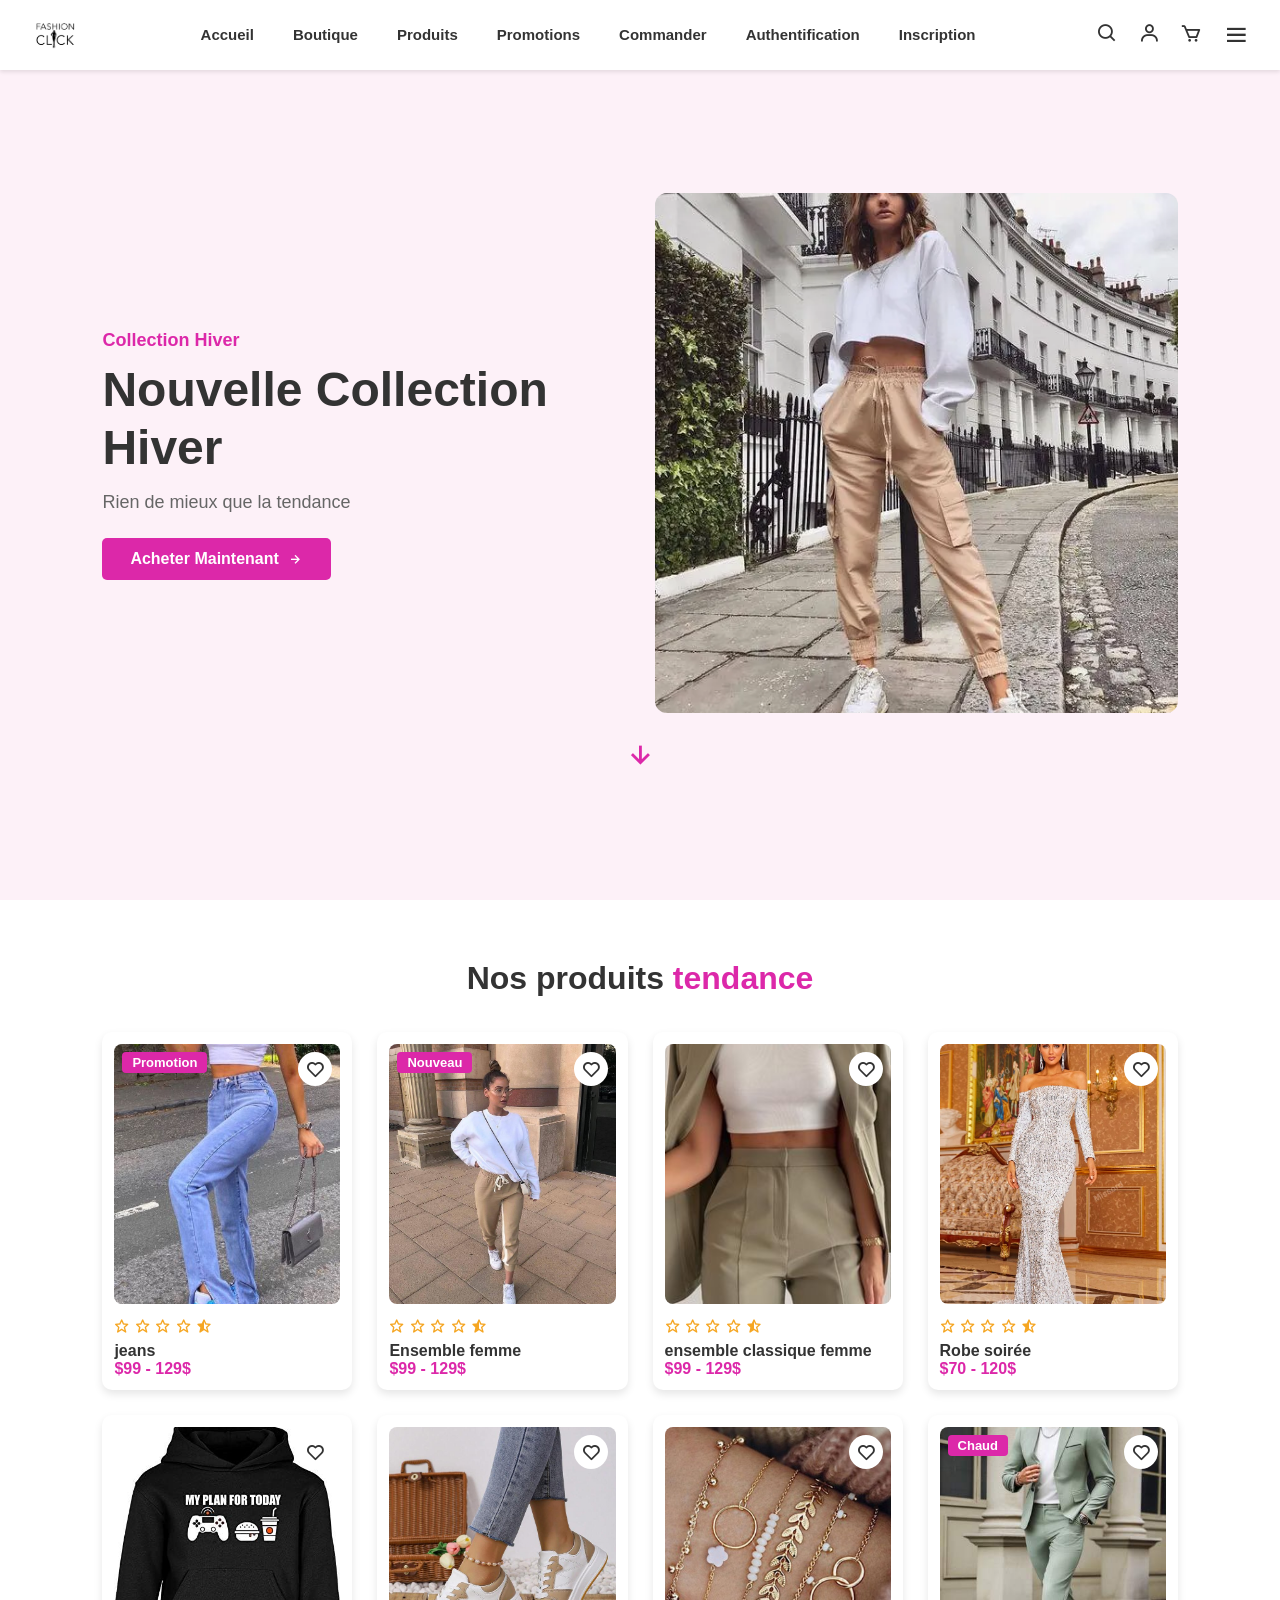
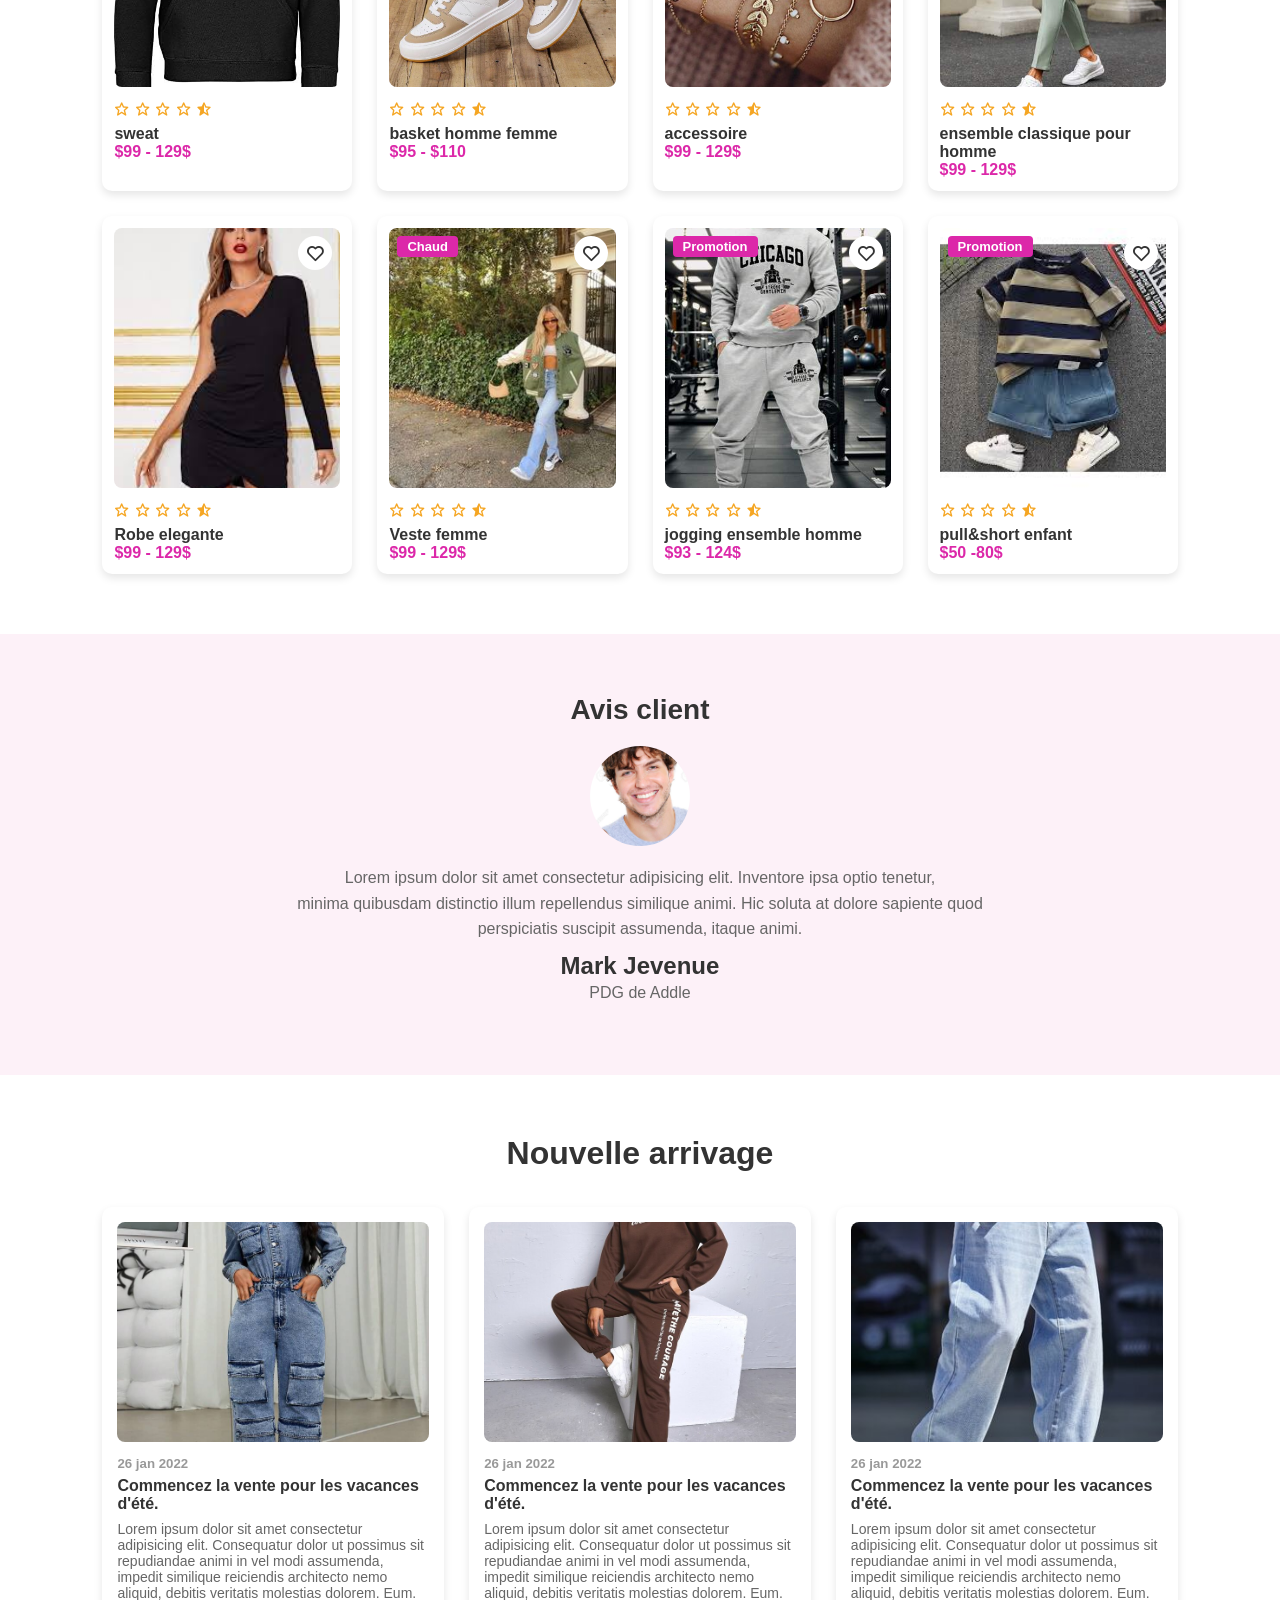
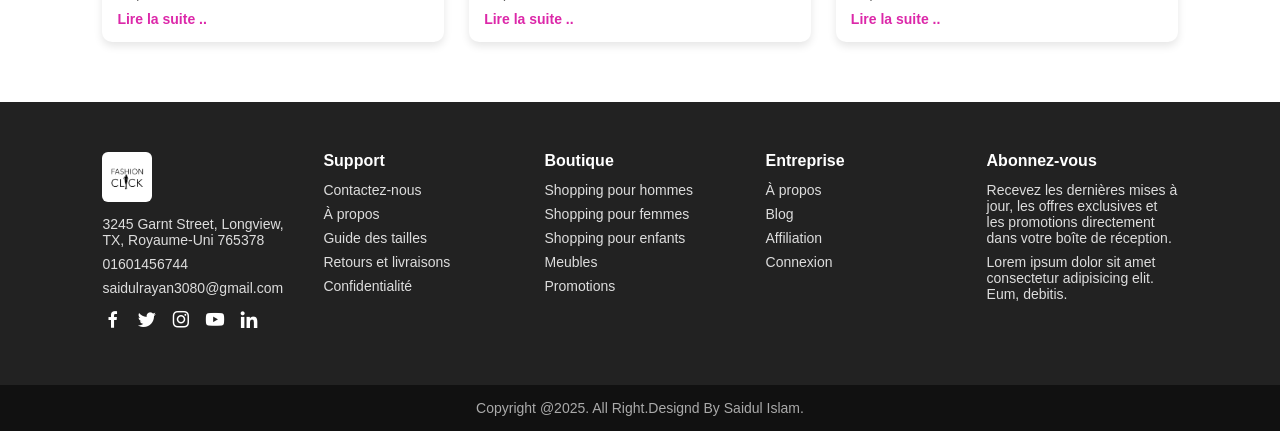
<file: index.html>
<!DOCTYPE html>
<html lang="fr">
<head>
  <meta charset="UTF-8">
  <meta http-equiv="refresh" content="0; url=pageaccueil.html">
  <title>FASHION CLICK</title>
</head>
<body>
  <a href="pageaccueil.html">Entrer dans le site</a>
</body>
</html>
</file>
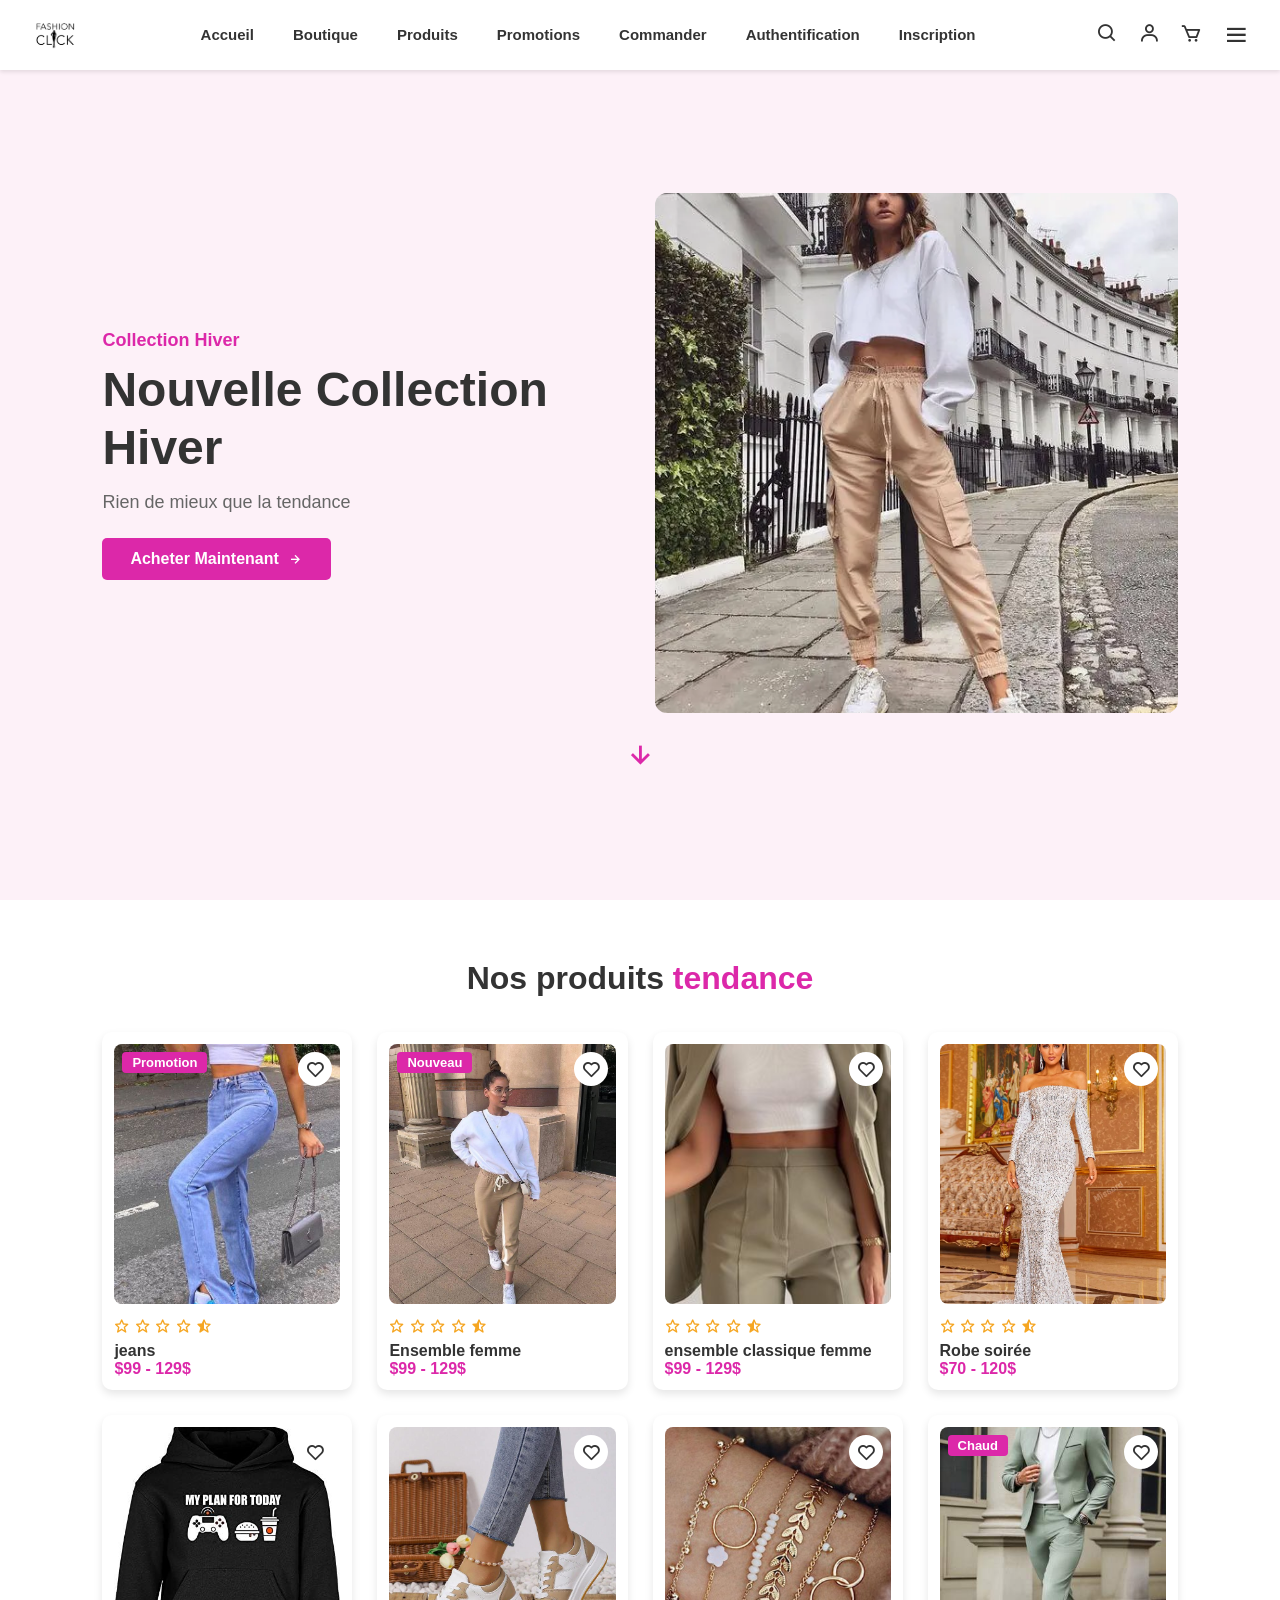
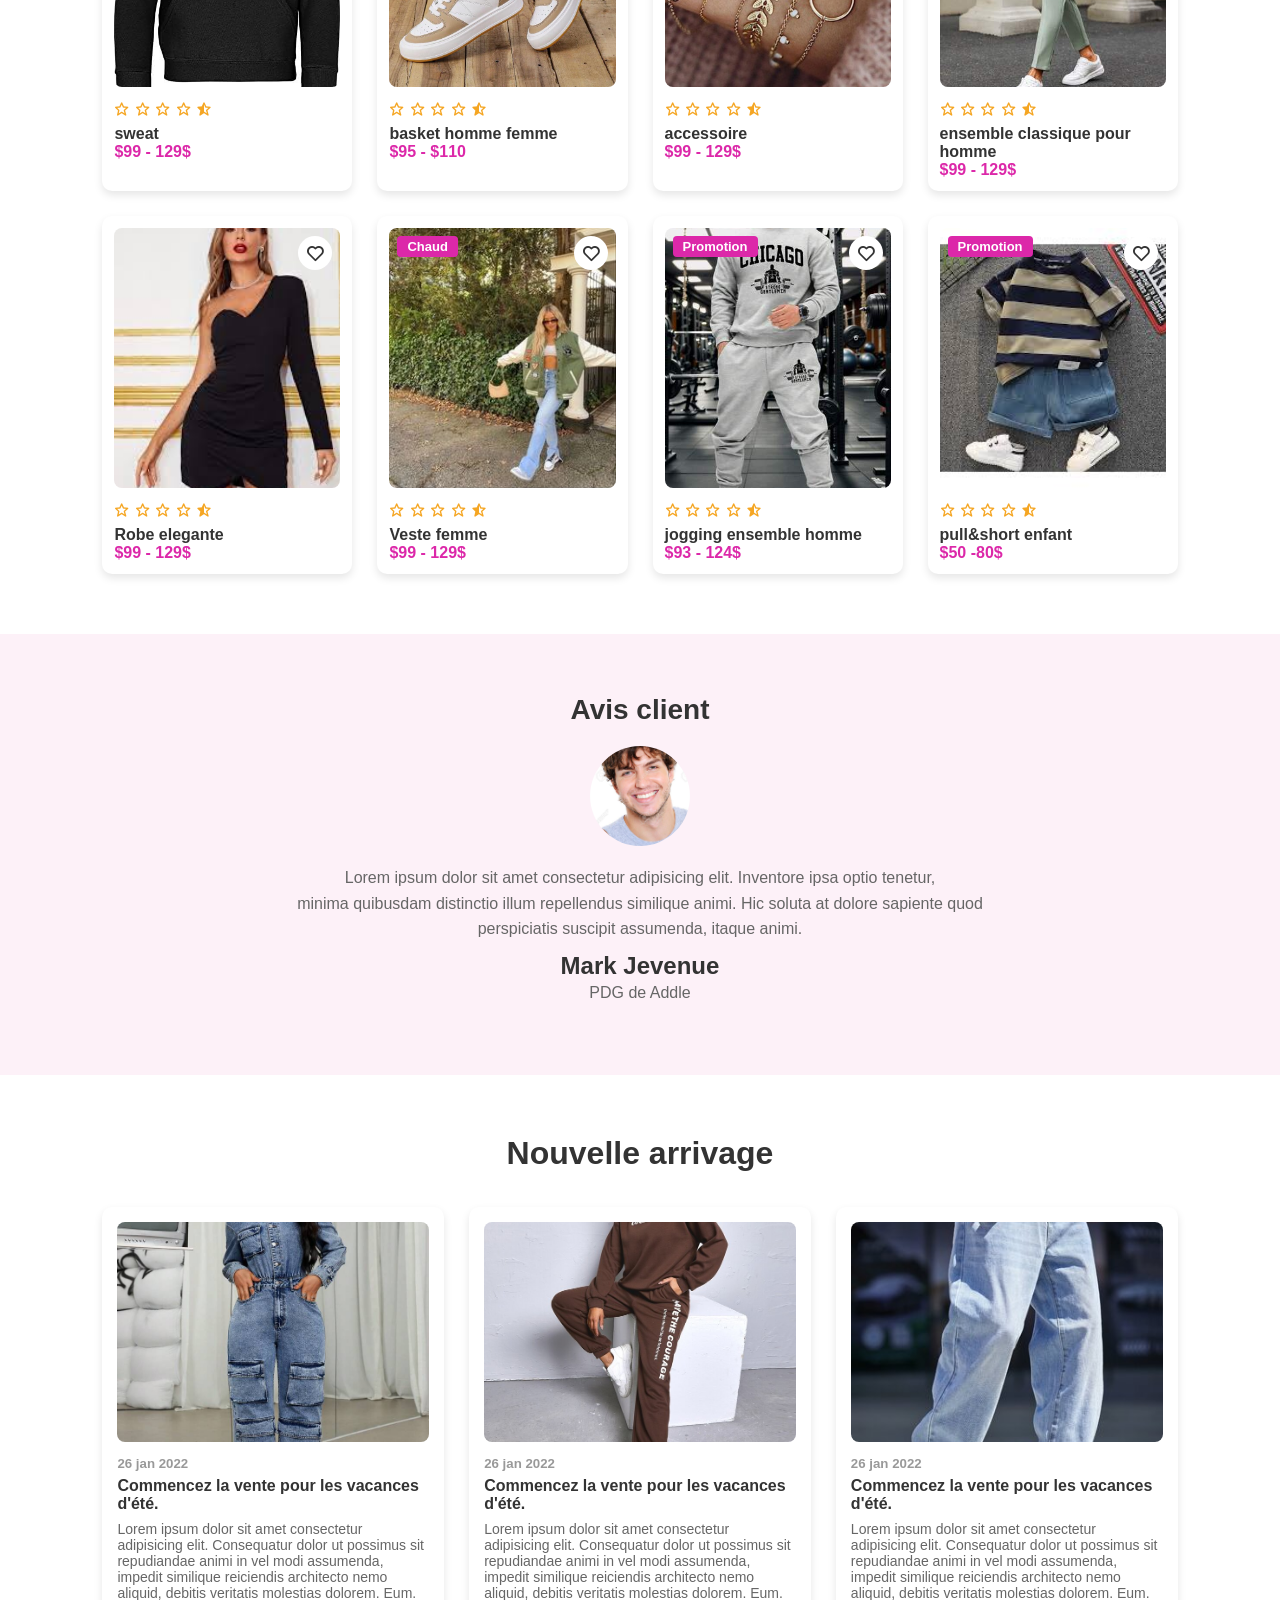
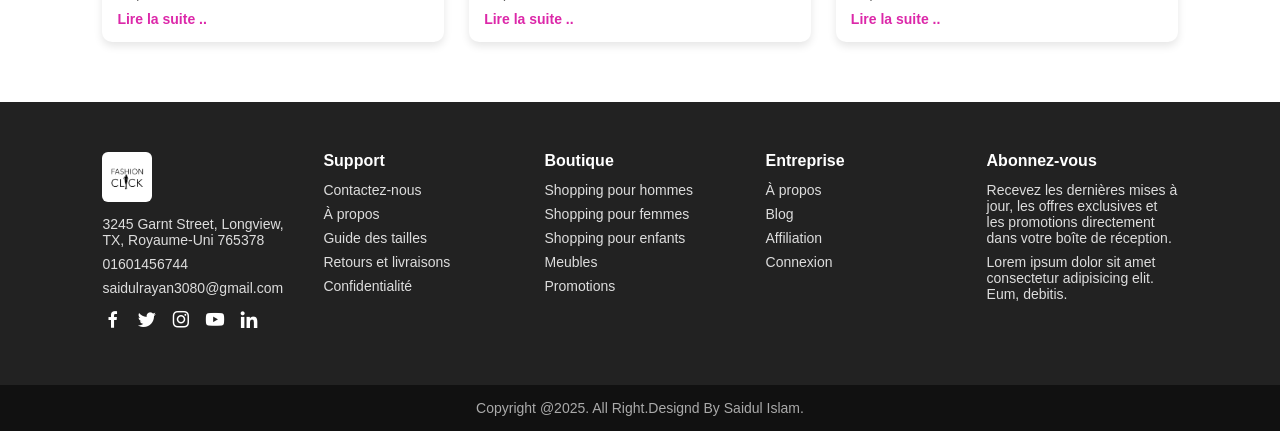
<file: pageaccueil.html>
<!DOCTYPE html>
<html lang="fr">
<head>
  <meta charset="UTF-8">
  <meta name="viewport" content="width=device-width, initial-scale=1.0">
  <meta http-equiv="X-UA-Compatible" content="ie=edge">
  <title>Magasin de Vêtements - Accueil</title>
  <link rel="stylesheet" href="pageaccueil.css">
  <link href="https://cdn.jsdelivr.net/npm/boxicons@2.1.4/css/boxicons.min.css" rel="stylesheet">
  
</head>
<body>
  <header>
    <!-- Logo -->
    <a href="#" class="logo">
      <img src="FASHION.png" alt="Logo du magasin" width="150" height="100">
    </a>
   
    <!-- Menu de navigation -->
    <ul class="navmenu"> 
      <li><a href="pageaccueil.html">Accueil</a></li>
      <li><a href="#boutique">Boutique</a></li>
      <li><a href="#trending">Produits</a></li> 
      <li><a href="pagepromotion.html"> promotions</a></li>  
      <li><a href="pagecommande.html">commander </a></li> 
      <li><a href="pageauthentification.html">Authentification </a></li>
      <li><a href="pageinscription.html">inscription </a></li>
    </ul>
    
    <!-- Icônes de navigation -->
    <div class="nav-icon">
      <a href="#trending"><i class='bx bx-search'></i></a>
      <a href="pageauthentification.html"><i class='bx bx-user'></i></a>
      <a href="#"><i class='bx bx-cart'></i></a>

      <!-- Icône du menu -->
      <div class="bx bx-menu" id="menu-icon"></div>
    </div>
  </header>

  <!-- Section principale -->
  <section class="main-home">
    <div class="main-content">
      <!-- Texte principal -->
      <div class="main-text">
        <h5>Collection Hiver</h5>
        <h1>Nouvelle Collection Hiver</h1>
        <p>Rien de mieux que la tendance</p>
        <a href="pagecommande.html" class="main-btn">Acheter Maintenant <i class='bx bx-right-arrow-alt'></i></a>
      </div>
      
      <!-- Image associée -->
      <div class="main-image">
        <img src="style-streetwear-femme.jpg.webp" alt="Collection Hiver" />
      </div>
    </div>
    <div class="down-arrow"> <a href="#trending" class="down"><i class='bx bx-down-arrow-alt'></i></a></div>
  </section>

  <!-- Section des produits tendance -->
  <section class="trending-product" id="trending">
    <div class="center-text">
      <h2>Nos produits <span>tendance</span></h2>
    </div>
    <div class="products">
      <div class="row">
        <img src="5a10c738e6b16d7860037f4459b3ddd8.jpg"> 
        <div class="product-text">
          <h5>Promotion</h5>
        </div>
        <div class="heart-icon"> 
          <i class='bx bx-heart'></i>
        </div>
        <div class="rating"> 
          <i class='bx bx-star'></i>
          <i class='bx bx-star'></i>
          <i class='bx bx-star'></i>
          <i class='bx bx-star'></i>
          <i class='bx bxs-star-half'></i>
        </div> 
        <div class="price">
          <h4>jeans </h4>
          <p>$99 - 129$</p>
        </div>
      </div>
      <div class="row">
        <img src="9b4d793ad5481cb7963fe1f07e3e8a80.jpg"> 
        <div class="product-text">
          <h5>Nouveau</h5>
        </div>
        <div class="heart-icon"> 
          <i class='bx bx-heart'></i>
        </div>
        <div class="rating"> 
          <i class='bx bx-star'></i>
          <i class='bx bx-star'></i>
          <i class='bx bx-star'></i>
          <i class='bx bx-star'></i>
          <i class='bx bxs-star-half'></i>
        </div> 
        <div class="price">
          <h4>Ensemble femme</h4>
          <p>$99 - 129$</p>
        </div>
      </div>
      <div class="row">
        <img src="2448fa90436b49f0de290dfe4041e865.jpg"> 
        <div class="heart-icon"> 
          <i class='bx bx-heart'></i>
        </div>
        <div class="rating"> 
          <i class='bx bx-star'></i>
          <i class='bx bx-star'></i>
          <i class='bx bx-star'></i>
          <i class='bx bx-star'></i>
          <i class='bx bxs-star-half'></i>
        </div> 
        <div class="price">
          <h4>ensemble classique femme </h4>
          <p>$99 - 129$</p>
        </div>

      </div>
      <div class="row">
        <img src="robe.jpg"> 
        <div class="heart-icon"> 
          <i class='bx bx-heart'></i>
        </div>
        <div class="rating"> 
          <i class='bx bx-star'></i>
          <i class='bx bx-star'></i>
          <i class='bx bx-star'></i>
          <i class='bx bx-star'></i>
          <i class='bx bxs-star-half'></i>
        </div> 
        <div class="price">
          <h4>Robe soirée</h4>
          <p>$70 - 120$</p>
        </div>
        
      </div>
      <div class="row">
        <img src="sweet.jpg"> 
        <div class="heart-icon"> 
          <i class='bx bx-heart'></i>
        </div>
        <div class="rating"> 
          <i class='bx bx-star'></i>
          <i class='bx bx-star'></i>
          <i class='bx bx-star'></i>
          <i class='bx bx-star'></i>
          <i class='bx bxs-star-half'></i>
        </div> 
        <div class="price">
          <h4>sweat</h4>
          <p>$99 - 129$</p>
        </div>
        
      </div>
      <div class="row">
        <img src="basket.webp"> 
        <div class="heart-icon"> 
          <i class='bx bx-heart'></i>
        </div>
        <div class="rating"> 
          <i class='bx bx-star'></i>
          <i class='bx bx-star'></i>
          <i class='bx bx-star'></i>
          <i class='bx bx-star'></i>
          <i class='bx bxs-star-half'></i>
        </div> 
        <div class="price">
          <h4>basket homme femme</h4>
          <p>$95 - $110</p>
        </div>
        
      </div>
      <div class="row">
        <img src="accessoire.jpg"> 
        <div class="heart-icon"> 
          <i class='bx bx-heart'></i>
        </div>
        <div class="rating"> 
          <i class='bx bx-star'></i>
          <i class='bx bx-star'></i>
          <i class='bx bx-star'></i>
          <i class='bx bx-star'></i>
          <i class='bx bxs-star-half'></i>
        </div> 
        <div class="price">
          <h4>accessoire</h4>
          <p>$99 - 129$</p>
        </div>
        
      </div>
      <div class="row">
        <img src="1711330959fc038548fb5716edb1f61bbc2084027f_thumbnail_336x.webp"> 
        <div class="product-text">
          <h5>Chaud</h5>
        </div>
        <div class="heart-icon"> 
          <i class='bx bx-heart'></i>
        </div>
        <div class="rating"> 
          <i class='bx bx-star'></i>
          <i class='bx bx-star'></i>
          <i class='bx bx-star'></i>
          <i class='bx bx-star'></i>
          <i class='bx bxs-star-half'></i>
        </div> 
        <div class="price">
          <h4>ensemble classique pour homme</h4>
          <p>$99 - 129$</p>
        </div>
      </div>
      <div class="row">
        <img src="ima.jfif"> 
        <div class="heart-icon"> 
          <i class='bx bx-heart'></i>
        </div>
        <div class="rating"> 
          <i class='bx bx-star'></i>
          <i class='bx bx-star'></i>
          <i class='bx bx-star'></i>
          <i class='bx bx-star'></i>
          <i class='bx bxs-star-half'></i>
        </div> 
        <div class="price">
          <h4>Robe elegante </h4>
          <p>$99 - 129$</p>
        </div>
      </div>
      <div class="row">
        <img src="005931442a89adff301fb0852c7a8d75.jpg"> 
        <div class="product-text">
          <h5>Chaud</h5>
        </div>
        <div class="heart-icon"> 
          <i class='bx bx-heart'></i>
        </div>
        <div class="rating"> 
          <i class='bx bx-star'></i>
          <i class='bx bx-star'></i>
          <i class='bx bx-star'></i>
          <i class='bx bx-star'></i>
          <i class='bx bxs-star-half'></i>
        </div> 
        <div class="price">
          <h4>Veste femme </h4>
          <p>$99 - 129$</p>
        </div>
      </div>
      <div class="row">
        <img src="1733301110d0d08cd390f778424786d741bc3b74e9_thumbnail_336x.jpg"> 
        <div class="product-text">
          <h5>Promotion</h5>
        </div>
        <div class="heart-icon"> 
          <i class='bx bx-heart'></i>
        </div>
        <div class="rating"> 
          <i class='bx bx-star'></i>
          <i class='bx bx-star'></i>
          <i class='bx bx-star'></i>
          <i class='bx bx-star'></i>
          <i class='bx bxs-star-half'></i>
        </div> 
        <div class="price">
          <h4>jogging ensemble homme </h4>
          <p>$93 - 124$</p>
        </div>
      </div>
      <div class="row">
        <img src="images (2).jfif"> 
        <div class="product-text">
          <h5>Promotion</h5>
        </div>
        <div class="heart-icon"> 
          <i class='bx bx-heart'></i>
        </div>
        <div class="rating"> 
          <i class='bx bx-star'></i>
          <i class='bx bx-star'></i>
          <i class='bx bx-star'></i>
          <i class='bx bx-star'></i>
          <i class='bx bxs-star-half'></i>
        </div> 
        <div class="price">
          <h4>pull&short enfant </h4>
          <p>$50 -80$</p>
        </div>
      </div>
    </div>
  </section> 

  <!-- Section des avis clients -->
  <section class="client-review">
    <div class="review">
      <h3>Avis client</h3>
      <img src="5594175-portrait-of-handsome-young-man-with-happy-smile-isolated.jpg">
      <p>Lorem ipsum dolor sit amet consectetur adipisicing elit. Inventore ipsa optio tenetur,<br> minima quibusdam distinctio illum repellendus similique animi. Hic soluta at dolore sapiente quod perspiciatis suscipit assumenda, itaque animi.</p>
      <h2>Mark Jevenue</h2> 
      <p>PDG de Addle</p>
    </div>
  </section>

  <!-- Section des mises à jour -->
  <section class="update-news">
    <div class="up-center-text">
      <h2>Nouvelle arrivage </h2>
    </div>
    <div class="update-cart">
      <div class="cart">
        <img src="170105313867335cea030bb6d3105a253dc4ffa219_thumbnail_720x.jpg">
        <h5>26 jan 2022</h5>
        <h4>Commencez la vente pour les vacances d'été.</h4>
        <p>Lorem ipsum dolor sit amet consectetur adipisicing elit. Consequatur dolor ut possimus sit repudiandae animi in vel modi assumenda, impedit similique reiciendis architecto nemo aliquid, debitis veritatis molestias dolorem. Eum.</p>
        <h6>Lire la suite ..</h6>
      </div>
      <div class="cart">
        <img src="1606113622359d02d6d5a9aa5998aed8367c6b752b_thumbnail_720x.jpg">
        <h5>26 jan 2022</h5>
        <h4>Commencez la vente pour les vacances d'été.</h4>
        <p>Lorem ipsum dolor sit amet consectetur adipisicing elit. Consequatur dolor ut possimus sit repudiandae animi in vel modi assumenda, impedit similique reiciendis architecto nemo aliquid, debitis veritatis molestias dolorem. Eum.</p>
        <h6>Lire la suite ..</h6>
      </div>
      <div class="cart">
        <img src="164938253473119bd8d65e59fa38e0d3ba5191a38e_thumbnail_336x.jpg">
        <h5>26 jan 2022</h5>
        <h4>Commencez la vente pour les vacances d'été.</h4>
        <p>Lorem ipsum dolor sit amet consectetur adipisicing elit. Consequatur dolor ut possimus sit repudiandae animi in vel modi assumenda, impedit similique reiciendis architecto nemo aliquid, debitis veritatis molestias dolorem. Eum.</p>
        <h6>Lire la suite ..</h6>
      </div>
    </div>
  </section>

  <!-- Section de contact -->
  <section class="contact"> 
    <div class="contact-info">
      <div class="first-info">
        <img src="FASHION.png" alt="">
        <p>3245 Garnt Street, Longview, TX, Royaume-Uni 765378</p>
        <p>01601456744</p>
        <p>saidulrayan3080@gmail.com</p>

        <div class="social-icon">
          <a href="#"> <i class="bx bxl-facebook"></i> </a>
          <a href="#"> <i class="bx bxl-twitter"></i> </a>
          <a href="#"> <i class="bx bxl-instagram"></i> </a>
          <a href="#"> <i class="bx bxl-youtube"></i> </a>
          <a href="#"> <i class="bx bxl-linkedin"></i> </a>
        </div> 
      </div>
      <div class="second-info">
        <h4>Support</h4>
        <p>Contactez-nous</p>
        <p>À propos</p>
        <p>Guide des tailles</p>
        <p>Retours et livraisons</p>
        <p>Confidentialité</p>
      </div>
      <div class="third-info">
        <h4 id="boutique">Boutique</h4>
        <p>Shopping pour hommes</p>
        <p>Shopping pour femmes</p>
        <p>Shopping pour enfants</p>
        <p>Meubles</p>
        <p>Promotions</p>
      </div>
      <div class="fourth-info">
        <h4>Entreprise</h4>
        <p>À propos</p>
        <p>Blog</p>
        <p>Affiliation</p>
        <p>Connexion</p>
      </div>
      <div class="fixe">
        <h4>Abonnez-vous</h4>
        <p>Recevez les dernières mises à jour, les offres exclusives et les promotions directement dans votre boîte de réception.</p>
        <p>Lorem ipsum dolor sit amet consectetur adipisicing elit. Eum, debitis.</p>
      </div>
    </div>
  </section>
  <div class="end-text">
    <p> Copyright @2025. All Right.Designd By Saidul Islam. </p>
  </div>

  <script src="pageaccueil.js"></script> 
</body>
</html>
</file>
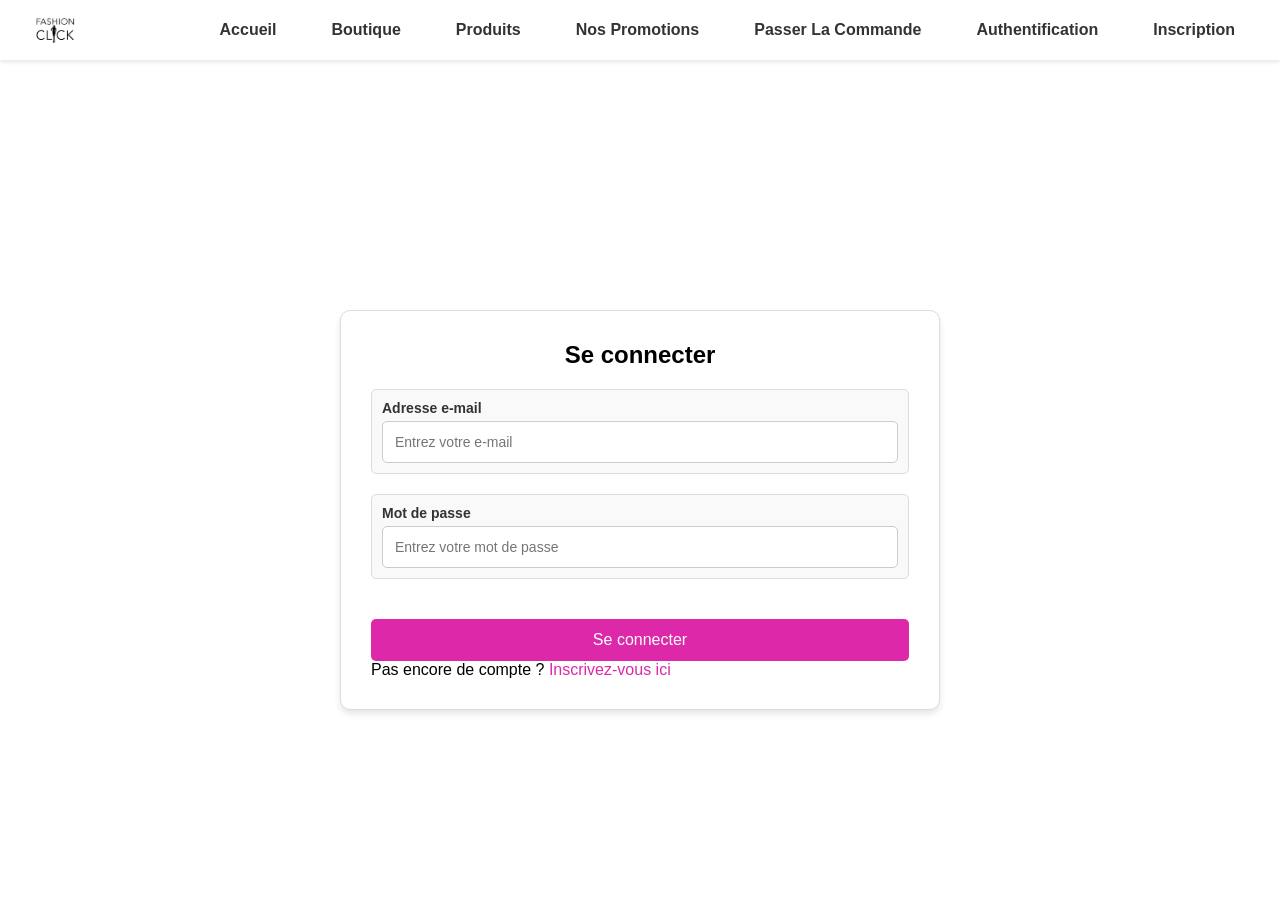
<file: pageauthentification.html>
<!DOCTYPE html>
<html lang="fr">
<head>
    <meta charset="UTF-8">
    <meta name="viewport" content="width=device-width, initial-scale=1.0">
    <title>Authentification</title>
    <link rel="stylesheet" href="pageauthentification.css">
  <link href="https://cdn.jsdelivr.net/npm/boxicons@2.1.4/css/boxicons.min.css" rel="stylesheet">
</head>
<body>
    <header>
        <a href="#" class="logo">
            <img src="FASHION.png" alt="Logo du magasin" width="150" height="100">
        </a>
        <ul class="navmenu">
            <li><a href="pageaccueil.html">Accueil</a></li>
            <li><a href="pageaccueil.html#boutique">Boutique</a></li>
            <li><a href="pageaccueil.html#trending">Produits</a></li>
            <li><a href="pagepromotion.html">Nos promotions</a></li>
            <li><a href="pagecommande.html">Passer la commande</a></li>
            <li><a href="pageauthentification.html">Authentification </a></li>
            <li><a href="pageinscription.html">inscription </a></li>
        </ul>
    </header>

    <!-- Formulaire d'authentification -->
    <div class="form-container">
        <h2>Se connecter</h2>
        <form action="#" method="POST">
            <div class="form-group">
                <label for="email">Adresse e-mail</label>
                <input type="email" id="email" name="email" required placeholder="Entrez votre e-mail">
            </div>

            <div class="form-group">
                <label for="password">Mot de passe</label>
                <input type="password" id="password" name="password" required placeholder="Entrez votre mot de passe">
            </div>

            <button type="submit">Se connecter</button>

            <p>Pas encore de compte ? <a href="pageinscription.html">Inscrivez-vous ici</a></p>
        </form>
    </div>
    <script src="pageauthentification.js"></script>
</body>
</html>
</file>
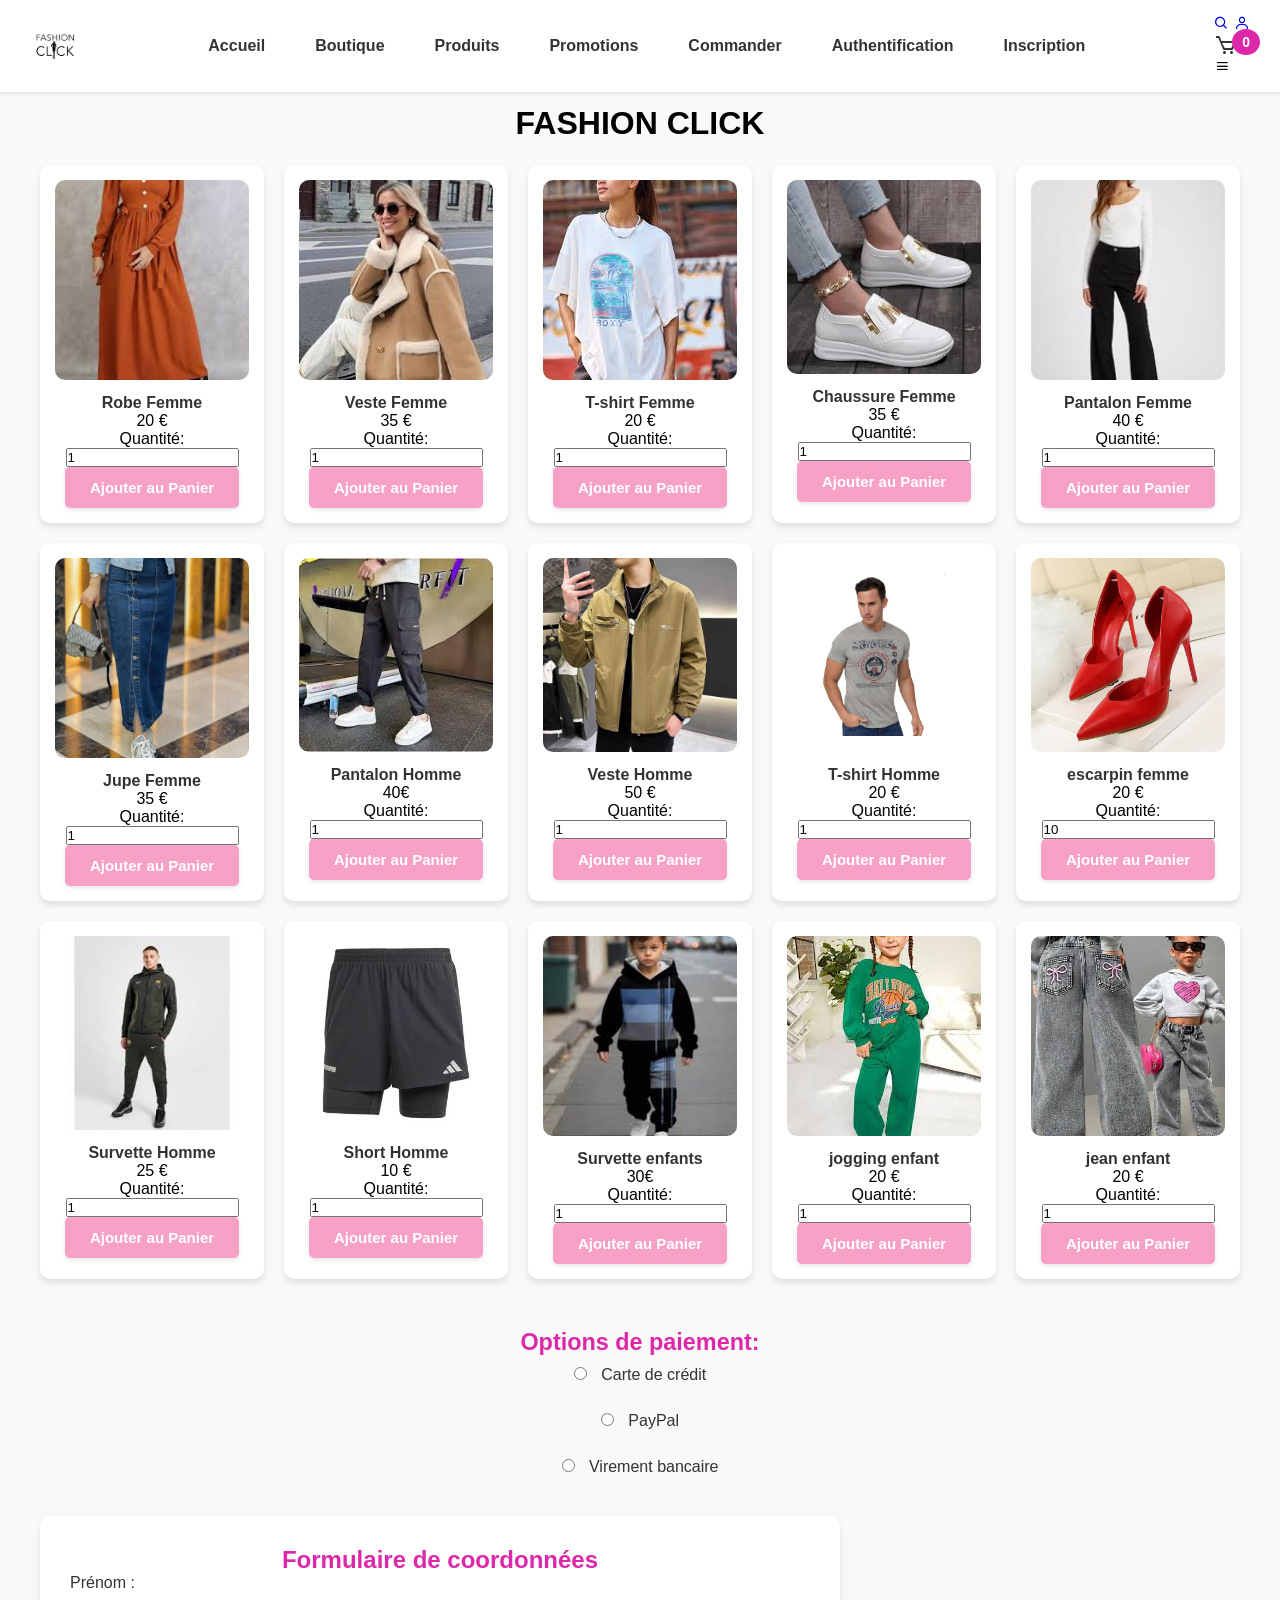
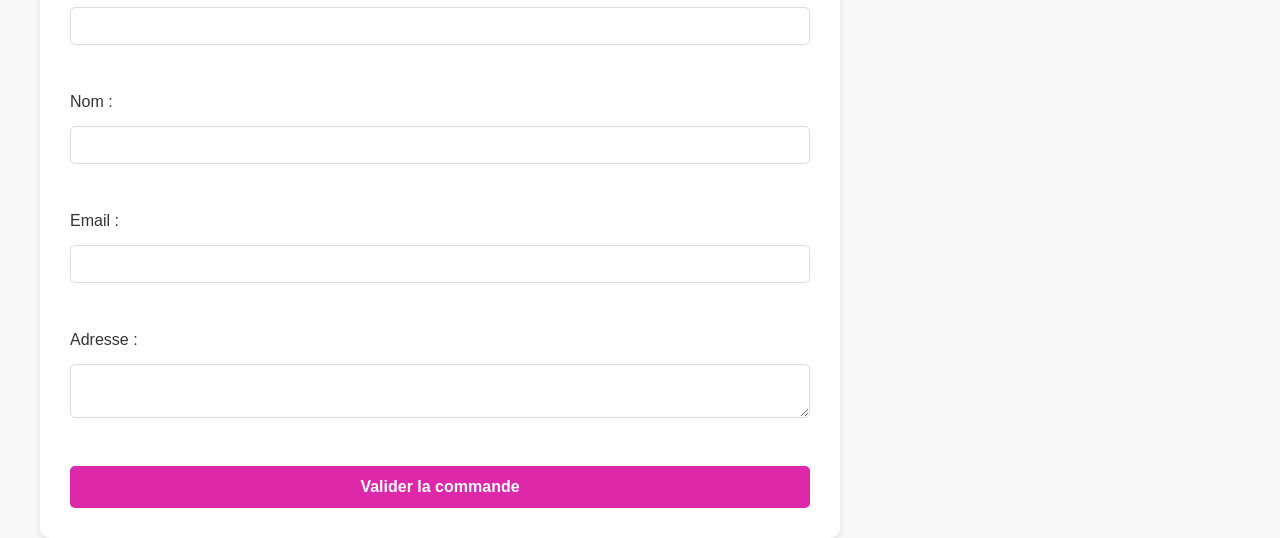
<file: pagecommande.html>
<!DOCTYPE html>
<html lang="fr">
<head>
    <meta charset="UTF-8">
    <meta name="viewport" content="width=device-width, initial-scale=1.0">
    <title>passer commande - Mini Site E-commerce</title>
    <link rel="stylesheet" href="pagecommande.css">
  <link href="https://cdn.jsdelivr.net/npm/boxicons@2.1.4/css/boxicons.min.css" rel="stylesheet">
</head>
<body>
    <header>
        <!-- Logo -->
        <a href="#" class="logo">
            <img src="FASHION.png" alt="Logo du magasin" width="150" height="100">
        </a>
    
        <!-- Menu de navigation -->
        <ul class="navmenu"> 
            <li><a href="pageaccueil.html">Accueil</a></li>
            <li><a href="pageaccueil.html#boutique">Boutique</a></li>
            <li><a href="pageaccueil.html#trending">Produits</a></li>
            <li><a href="pagepromotion.html">promotions</a></li>
            <li><a href="pagecommande.html">commander</a></li>
            <li><a href="pageauthentification.html">Authentification </a></li>
            <li><a href="pageinscription.html">inscription </a></li>
        </ul>
        
        <div class="nav-icon">
            <a href="#"><i class='bx bx-search'></i></a>
            <a href="#"><i class='bx bx-user'></i></a>
            <a href="#" id="cart-icon">
                <i class='bx bx-cart'></i>
                <span id="cart-count">0</span>
            </a>
            <!-- Icône du menu -->
            <div class="bx bx-menu" id="menu-icon"></div>
        </div>
        
    </header>

    <h1>FASHION C<span style="font-size: 1.5em;"><i class="fas fa-female"></i></span>LICK</h1>
   

    <div class="main-container">
        <!-- Grille des produits -->
     
        <div class="product-grid">
            <!-- Produit 1 -->
            <div class="product">
                <img src="image1.jfif" alt="Produit 1">
                <h3>Robe Femme</h3>
                <p class="price">20 €</p>
                <div class="quantity">
                    <label for="quantity1">Quantité:</label>
                    <input type="number" id="quantity1" value="1" min="1" onchange="updateTotal()">
                </div>
                <button onclick="addToCart('Robe Femme', 20, 'quantity1')">Ajouter au Panier</button>
            </div>

            <!-- Produit 2 -->
            <div class="product">
                <img src="image2.jfif" alt="Produit 2">
                <h3>Veste Femme</h3>
                <p class="price">35 €</p>
                <div class="quantity">
                    <label for="quantity2">Quantité:</label>
                    <input type="number" id="quantity2" value="1" min="1" onchange="updateTotal()">
                </div>
                <button onclick="addToCart('Veste Femme', 35, 'quantity2')">Ajouter au Panier</button>
            </div>

            <!-- Produit 3 -->
            <div class="product">
                <img src="image3.jfif" alt="Produit 3">
                <h3>T-shirt Femme</h3>
                <p class="price">20 €</p>
                <div class="quantity">
                    <label for="quantity3">Quantité:</label>
                    <input type="number" id="quantity3" value="1" min="1" onchange="updateTotal()">
                </div>
                <button onclick="addToCart('T-shirt Femme', 20, 'quantity3')">Ajouter au Panier</button>
            </div> 

            <!-- Produit 4 -->
            <div class="product">
                <img src="image4.jfif" alt="Produit 4">
                <h3>Chaussure Femme</h3>
                <p class="price">35 €</p>
                <div class="quantity">
                    <label for="quantity4">Quantité:</label>
                    <input type="number" id="quantity4" value="1" min="1" onchange="updateTotal()">
                </div>
                <button onclick="addToCart('Chaussure Femme', 35, 'quantity4')">Ajouter au Panier</button>
            </div>

            <!-- Produit 5 -->
            <div class="product">
                <img src="image5.jfif" alt="Produit 5">
                <h3>Pantalon Femme</h3>
                <p class="price">40 €</p>
                <div class="quantity">
                    <label for="quantity5">Quantité:</label>
                    <input type="number" id="quantity5" value="1" min="1" onchange="updateTotal()">
                </div>
                <button onclick="addToCart('Pantalon Femme', 40, 'quantity5')">Ajouter au Panier</button>
            </div>   

            <!-- Produit 6 -->
            <div class="product">
                <img src="image11.jpg" alt="Produit 6">
                <h3>Jupe Femme</h3>
                <p class="price">35 €</p>
                <div class="quantity">
                    <label for="quantity6">Quantité:</label>
                    <input type="number" id="quantity6" value="1" min="1" onchange="updateTotal()">
                </div>
                <button onclick="addToCart('Jupe Femme', 35, 'quantity6')">Ajouter au Panier</button>
            </div> 

            <!-- Produit 7 -->
            <div class="product">
                <img src="image6.jfif" alt="Produit 7">
                <h3>Pantalon Homme</h3>
                <p class="price">40€</p>
                <div class="quantity">
                    <label for="quantity7">Quantité:</label>
                    <input type="number" id="quantity7" value="1" min="1" onchange="updateTotal()">
                </div>
                <button onclick="addToCart('Pantalon Homme', 40, 'quantity7')">Ajouter au Panier</button>
            </div>

            <!-- Produit 8 -->
            <div class="product">
                <img src="image7.jpg" alt="Produit 8">
                <h3>Veste Homme</h3>
                <p class="price">50 €</p>
                <div class="quantity">
                    <label for="quantity8">Quantité:</label>
                    <input type="number" id="quantity8" value="1" min="1" onchange="updateTotal()">
                </div>
                <button onclick="addToCart('Veste Homme', 50, 'quantity8')">Ajouter au Panier</button>
            </div>

            <!-- Produit 9 -->
            <div class="product">
                <img src="image8.jpg" alt="Produit 9">
                <h3>T-shirt Homme</h3>
                <p class="price">20 €</p>
                <div class="quantity">
                    <label for="quantity9">Quantité:</label>
                    <input type="number" id="quantity9" value="1" min="1" onchange="updateTotal()">
                </div>
                <button onclick="addToCart('T-shirt Homme', 20, 'quantity9')">Ajouter au Panier</button>
            </div>

            <!-- Produit 10 -->
            <div class="product">
                <img src="escarpins-femme-bout-pointu-ferme-talon-haut-aigui.webp" alt="Produit 10">
                <h3>escarpin femme </h3>
                <p class="price">20 €</p>
                <div class="quantity">
                    <label for="quantity10">Quantité:</label>
                    <input type="number" id="quantity10" value="10" min="1" onchange="updateTotal()">
                </div>
                <button onclick="addToCart('Escarpin Femme', 20, 'quantity10')">Ajouter au Panier</button>
            </div>

            <!-- Produit 11 -->
            <div class="product">
                <img src="image10.jfif" alt="Produit 11">
                <h3>Survette Homme</h3>
                <p class="price">25 €</p>
                <div class="quantity">
                    <label for="quantity11">Quantité:</label>
                    <input type="number" id="quantity11" value="1" min="1" onchange="updateTotal()">
                </div>
                <button onclick="addToCart('Survette Homme', 25, 'quantity11')">Ajouter au Panier</button>
            </div>

            <!-- Produit 12 -->
            <div class="product">
                <img src="image12.jpg" alt="Produit 12">
                <h3>Short Homme</h3>
                <p class="price">10 €</p>
                <div class="quantity">
                    <label for="quantity12">Quantité:</label>
                    <input type="number" id="quantity12" value="1" min="1" onchange="updateTotal()">
                </div>
                <button onclick="addToCart('Short Homme', 10, 'quantity12')">Ajouter au Panier</button>
            </div>
            <!-- Produit 13 -->
 <div class="product">
    <img src="survette enfant.jfif" alt="Produit 13">
    <h3>Survette enfants </h3>
    <p class="price">30€</p>
    <div class="quantity">
        <label for="quantity13">Quantité:</label>
        <input type="number" id="quantity13" value="1" min="1" onchange="updateTotal()">
    </div>
    <button onclick="addToCart('Survette Enfant', 30, 'quantity13')">Ajouter au Panier</button>
</div>
 <!-- Produit 14 -->
 <div class="product">
    <img src="JOGGING ENFANT.jfif" alt="Produit 14">
    <h3> jogging enfant</h3>
    <p class="price">20 €</p>
    <div class="quantity">
        <label for="quantity14">Quantité:</label>
        <input type="number" id="quantity14" value="1" min="1" onchange="updateTotal()">
    </div>
    <button onclick="addToCart('Jogging Enfant', 20, 'quantity14')">Ajouter au Panier</button>
</div>
 <!-- Produit 15 -->
 <div class="product">
    <img src="JEAN ENFANT.jpg" alt="Produit 15">
    <h3>jean enfant </h3>
    <p class="price">20 €</p>
    <div class="quantity">
        <label for="quantity15">Quantité:</label>
        <input type="number" id="quantity15" value="1" min="1" onchange="updateTotal()">
    </div>
    <button onclick="addToCart('Jean Enfant', 20, 'quantity15')">Ajouter au Panier</button>
</div>
        </div>
 
        <!-- Options de paiement -->
        <div class="payment-options">
            <u> <h3>Options de paiement:</h3> </u>
            <label>
                <input type="radio" name="payment" value="Carte de crédit" id="credit-card"> Carte de crédit
            </label><br>
            <label>
                <input type="radio" name="payment" value="PayPal" id="paypal"> PayPal
            </label><br>
            <label>
                <input type="radio" name="payment" value="Virement bancaire" id="bank-transfer"> Virement bancaire
            </label>
        </div>

        <!-- Formulaire de coordonnées -->
        <section id="delivery-form-container">
            <h2>Formulaire de coordonnées</h2>
            <form id="delivery-form">
                <label for="first-name">Prénom :</label>
                <input type="text" id="first-name" name="first-name" required><br>
                <label for="last-name">Nom :</label>
                <input type="text" id="last-name" name="last-name" required><br>
                <label for="email">Email :</label>
                <input type="email" id="email" name="email" required><br>
                <label for="address">Adresse :</label>
                <textarea id="address" name="address" required></textarea><br>
                <button type="submit">Valider la commande</button>
            </form>
        </section>
    </div>
<script src="pagecommande.js"></script>
</body>
</html>
</file>
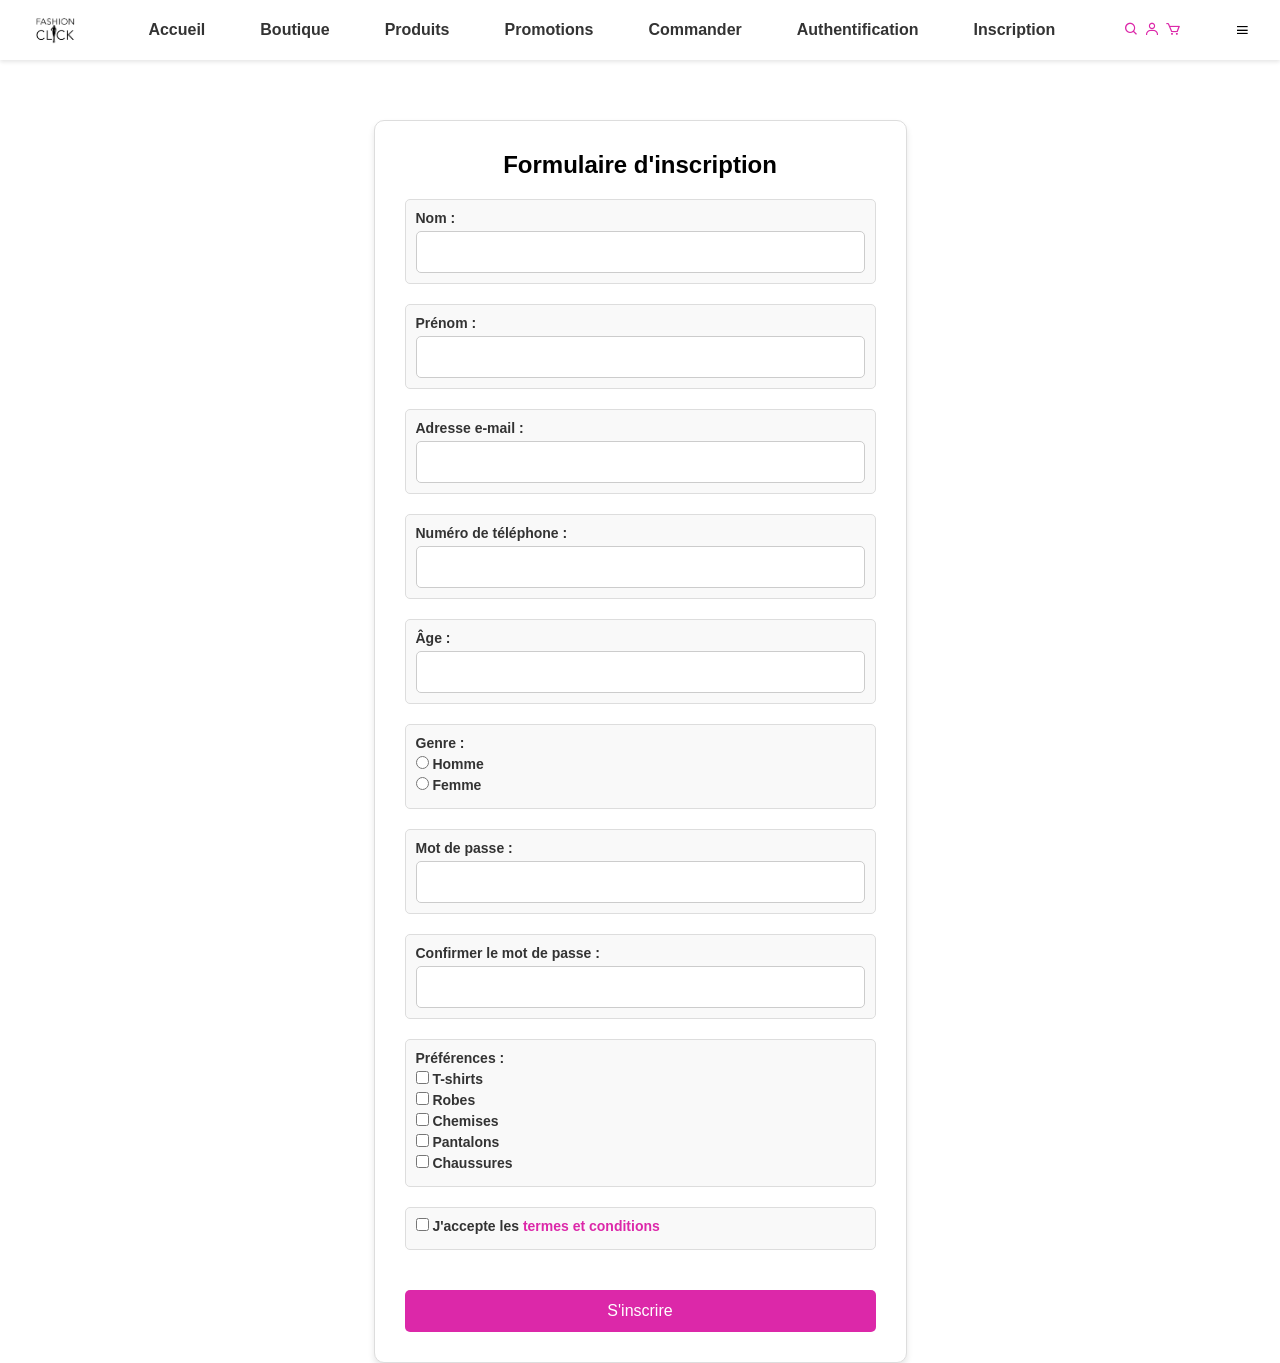
<file: pageinscription.html>
<!DOCTYPE html>
 <html lang="fr">
     <head> 
        <meta charset="UTF-8"> 
        <meta name="viewport" content="width=device-width, initial-scale=1.0">
         <title>Formulaire d'Inscription</title> 
         <link rel="stylesheet" href="pageinscription.css">   <!-- Lien vers le fichier CSS --> 
          <link href="https://cdn.jsdelivr.net/npm/boxicons@2.1.4/css/boxicons.min.css" rel="stylesheet">
</head> 
        <body>
             <!-- Menu de navigation -->
               <header> 
                <!-- Logo -->
                  <a href="#" class="logo"> 
                    <img src="FASHION.png" alt="Logo du magasin" width="150" height="100">
                 </a>
                  <!-- Menu de navigation --> 
                   <ul class="navmenu">
                     <li><a href="pageaccueil.html">Accueil</a></li>
                        <li><a href="pageaccueil.html">Boutique</a></li> 
                        <li><a href="pageaccueil.html">Produits</a></li> 
                        <li><a href="pagepromotion.html"> promotions</a></li> 
                        <li><a href="pagecommande.html">commander</a></li>
                        <li><a href="pageauthentification.html">Authentification </a></li>
                        <li><a href="pageinscription.html">inscription </a></li>
                     </ul>
                      <!-- Icônes de navigation -->
                        <div class="nav-icon"> 
                            <a href="#"><i class='bx bx-search'></i></a> 
                            <a href="#"><i class='bx bx-user'></i></a>
                             <a href="#"><i class='bx bx-cart'></i></a>
                             </div> <!-- Icône du menu -->
                              <div class="bx bx-menu" id="menu-icon">

                              </div>
                             </div>
                             </header> 
                             <!-- Formulaire d'inscription --> 
                              <form method="POST" action="#">
                                 <div class="form-container"> 
                                    <h2>Formulaire d'inscription</h2>
                                     <div class="form-group"> 
                                        <label for="pseudo">Nom :</label> 
                                        <input type="text" name="pseudo" id="pseudo" size="50" maxlength="80" required> 
                                    </div> 
                                    <div class="form-group">
                                         <label for="prenom">Prénom :</label> 
                                         <input type="text" name="prenom" id="prenom" size="50" maxlength="80" required>
                                         </div> 
                                         <div class="form-group"> 
                                            <label for="email">Adresse e-mail :</label>
                                             <input type="email" name="email" id="email" required> 
                                            </div> 
                                            <div class="form-group">
                                                 <label for="telephone">Numéro de téléphone :</label> 
                                                 <input type="tel" name="telephone" id="telephone" required> </div>
                                                  <div class="form-group"> 
                                                    <label for="age">Âge :</label>
                                                     <input type="number" name="age" id="age" required> </div> 
                                                     <div class="form-group"> <label>Genre :</label> 
                                                        <div class="gender-options"> 
                                                            <label for="homme">
                                                                 <input type="radio" name="genre" value="homme" id="homme" required> Homme </label> 
                                                                 <label for="femme">
                                                                     <input type="radio" name="genre" value="femme" id="femme"> Femme </label>
                                                                     </div> 
                                                                    </div>
                                                                     <div class="form-group">
                                                                         <label for="password">Mot de passe :</label>
                                                                          <input type="password" name="password" id="password" required>
                                                                         </div> <div class="form-group">
                                                                             <label for="confirm_password">Confirmer le mot de passe :</label> 
                                                                             <input type="password" name="confirm_password" id="confirm_password" required> 
                                                                            </div>
                                                                             <div class="form-group">
                                                                                 <label>Préférences :</label>
                                                                                  <div class="preferences"> 
                                                                                    <label><input type="checkbox" name="preferences" value="T-shirts"> T-shirts</label>
                                                                                     <label><input type="checkbox" name="preferences" value="Robes"> Robes</label> 
                                                                                     <label><input type="checkbox" name="preferences" value="Chemises"> Chemises</label>
                                                                                      <label><input type="checkbox" name="preferences" value="Pantalons"> Pantalons</label>
                                                                                       <label><input type="checkbox" name="preferences" value="Chaussures"> Chaussures</label>
                                                                                     </div> </div>
                                                                                      <div class="form-group"> 
                                                                                        <label for="terms"> 
                                                                                            <input type="checkbox" name="terms" id="terms" required> J'accepte les <a href="#">termes et conditions</a>
                                                                                         </label>
                                                                                         </div>
                                                                                          <button type="submit">S'inscrire</button>
                                                                                         </div> 
                                                                                        </form>
                                                                                         <script src="pageinscription.js"></script>
                                                                                         </body> 
                                                                                         </html>
</file>
<file: pageaccueil.css>
*{margin:0;padding:0;box-sizing:border-box;scroll-behavior:smooth;font-family:'Jost',Arial,sans-serif;list-style:none;text-decoration:none}
body{background:#fff;color:#333}
header{position:fixed;top:0;left:0;width:100%;z-index:1000;display:flex;align-items:center;justify-content:space-between;padding:10px 30px;background:#fff;box-shadow:0 2px 4px rgba(0,0,0,.1);height:70px;transition:.3s}
header.sticky{box-shadow:0 4px 8px rgba(0,0,0,.2)}
header .logo img{height:50px;width:auto;transition:transform .3s}
header .logo img:hover{transform:scale(1.1)}
.navmenu{display:flex;gap:15px}
.navmenu li a{color:#333;font-size:15px;font-weight:600;padding:8px 12px;text-transform:capitalize;border-radius:4px;transition:.3s}
.navmenu li a:hover{background:#dc28a9;color:#fff}
.nav-icon{display:flex;align-items:center;gap:20px}
.nav-icon a{color:#333;font-size:22px}
.nav-icon a:hover{color:#dc28a9}
.bx-menu{display:none;font-size:28px;cursor:pointer}
.main-home{min-height:100vh;padding:110px 8% 40px;background:#fdf1f8;display:flex;flex-direction:column;justify-content:center}
.main-content{display:grid;grid-template-columns:1fr 1fr;align-items:center;gap:30px}
.main-text h5{color:#dc28a9;font-size:18px;margin-bottom:10px}
.main-text h1{font-size:48px;line-height:1.2;margin-bottom:15px}
.main-text p{font-size:18px;color:#666;margin-bottom:25px}
.main-btn{display:inline-flex;align-items:center;gap:8px;background:#dc28a9;color:#fff;padding:12px 28px;border-radius:5px;font-weight:600;transition:.3s}
.main-btn:hover{background:#b02087;transform:translateY(-3px)}
.main-image img{width:100%;max-height:520px;object-fit:cover;border-radius:12px}
.down-arrow{text-align:center;margin-top:20px}
.down-arrow a{font-size:34px;color:#dc28a9}
.trending-product,.update-news{padding:60px 8%}
.center-text,.up-center-text{text-align:center;margin-bottom:35px}
.center-text h2,.up-center-text h2{font-size:32px}
.center-text span{color:#dc28a9}
.products{display:grid;grid-template-columns:repeat(auto-fill,minmax(220px,1fr));gap:25px}
.row{position:relative;background:#fff;border-radius:10px;box-shadow:0 4px 8px rgba(0,0,0,.1);padding:12px;transition:transform .3s}
.row:hover{transform:translateY(-5px)}
.row img{width:100%;height:260px;object-fit:cover;border-radius:8px}
.product-text h5{position:absolute;top:20px;left:20px;background:#dc28a9;color:#fff;padding:3px 10px;border-radius:4px;font-size:13px}
.heart-icon{position:absolute;top:20px;right:20px;background:#fff;border-radius:50%;width:34px;height:34px;display:flex;align-items:center;justify-content:center;font-size:20px;cursor:pointer}
.heart-icon:hover{color:#dc28a9}
.rating{color:#f5a623;margin:10px 0 5px}
.price h4{font-size:16px}
.price p{color:#dc28a9;font-weight:600}
.client-review{background:#fdf1f8;padding:60px 8%}
.review{max-width:700px;margin:auto;text-align:center}
.review h3{font-size:28px;margin-bottom:20px}
.review img{width:100px;height:100px;border-radius:50%;object-fit:cover;margin-bottom:15px}
.review p{color:#666;line-height:1.6;margin-bottom:10px}
.update-cart{display:grid;grid-template-columns:repeat(auto-fit,minmax(260px,1fr));gap:25px}
.cart{background:#fff;border-radius:10px;box-shadow:0 4px 8px rgba(0,0,0,.1);padding:15px}
.cart img{width:100%;height:220px;object-fit:cover;border-radius:8px;margin-bottom:10px}
.cart h5{color:#999;margin-bottom:6px}
.cart h4{margin-bottom:8px}
.cart p{color:#666;font-size:14px;margin-bottom:10px}
.cart h6{color:#dc28a9;cursor:pointer;font-size:14px}
.contact{background:#222;color:#ddd;padding:50px 8%}
.contact-info{display:grid;grid-template-columns:repeat(auto-fit,minmax(180px,1fr));gap:30px}
.contact-info img{height:50px;width:auto;margin-bottom:10px;background:#fff;padding:4px;border-radius:6px}
.contact-info h4{color:#fff;margin-bottom:12px}
.contact-info p{margin-bottom:8px;font-size:14px}
.social-icon{display:flex;gap:12px;margin-top:12px}
.social-icon a{color:#fff;font-size:22px}
.social-icon a:hover{color:#dc28a9}
.end-text{background:#111;color:#aaa;text-align:center;padding:15px;font-size:14px}
@media(max-width:768px){.bx-menu{display:block}.navmenu{display:none;position:absolute;top:70px;right:20px;flex-direction:column;background:#fff;padding:20px;border-radius:8px;box-shadow:0 4px 8px rgba(0,0,0,.2)}.navmenu.active{display:flex}.main-content{grid-template-columns:1fr}.main-text h1{font-size:34px}}
</file>
<file: pageauthentification.css>
/* Reset de base */
* {
    margin: 0;
    padding: 0;
    box-sizing: border-box;
    scroll-behavior: smooth;
    font-family: 'Jost', sans-serif;
    list-style: none;
    text-decoration: none;
}

/* Style de l'en-tête */
header {
    position: fixed;
    width: 100%;
    top: 0;
    left: 0;
    z-index: 1000;
    display: flex;
    align-items: center;
    justify-content: space-between;
    padding: 10px 30px;
    background-color: #ffffff;
    box-shadow: 0 2px 4px rgba(0, 0, 0, 0.1);
    height: 60px;
}

header .logo img {
    height: 50px;
    width: auto;
    transition: transform 0.3s ease;
}

header .logo img:hover {
    transform: scale(1.1);
}

/* Menu de navigation */
.navmenu {
    display: flex;
    gap: 25px;
}

.navmenu li a {
    color: #333;
    font-size: 16px;
    font-weight: 600;
    padding: 8px 15px;
    text-transform: capitalize;
    border-radius: 4px;
    transition: background-color 0.3s ease, color 0.3s ease;
}

.navmenu li a:hover {
    background-color: #dc28a9;
    color: #ffffff;
}

/* Conteneur du formulaire */
.form-container {
    background-color: #ffffff;
    padding: 30px;
    border-radius: 10px;
    box-shadow: 0 4px 6px rgba(0, 0, 0, 0.1);
    width: 100%;
    max-width: 600px;
    margin-top: 120px;
    margin-left: auto;
    margin-right: auto;
    border: 1px solid #ddd;
}

/* Titre du formulaire */
h2 {
    text-align: center;
    margin-bottom: 20px;
}

/* Groupe de champs de formulaire */
.form-group {
    margin-bottom: 20px;
    padding: 10px;
    border: 1px solid #ddd;
    border-radius: 5px;
    background-color: #f9f9f9;
}

/* Label des champs de formulaire */
.form-group label {
    font-size: 14px;
    font-weight: bold;
    color: #333;
    display: block;
    margin-bottom: 5px;
}

/* Champs de texte, email, mot de passe */
input[type="email"],
input[type="password"] {
    width: 100%;
    padding: 12px;
    border-radius: 5px;
    border: 1px solid #ccc;
    font-size: 14px;
    box-sizing: border-box;
}

/* Bouton d'envoi */
button {
    background-color: #dc28a9;
    color: white;
    padding: 12px;
    border: none;
    border-radius: 5px;
    width: 100%;
    cursor: pointer;
    font-size: 16px;
    margin-top: 20px;
}

button:hover {
    background-color: #b02087;
}

/* Styles de lien */
a {
    color: #dc28a9;
    text-decoration: none;
}

a:hover {
    text-decoration: underline;
}

/* Alignement du formulaire */
body {
    display: flex;
    justify-content: center;  /* Centre le formulaire horizontalement */
    align-items: center;      /* Centre le formulaire verticalement */
    min-height: 100vh;         /* Prend toute la hauteur de la fenêtre */
    flex-direction: column;
    padding: 0 20px;
}
</file>
<file: pagecommande.css>
/* Réinitialisation et configuration de base */
* {
    margin: 0;
    padding: 0;
    box-sizing: border-box;
    scroll-behavior: smooth;
    font-family: 'Jost', sans-serif;
    list-style: none;
    text-decoration: none;
  }
  
  /* Corps de la page */
  body {
    background-color: #f9f9f9;
    min-height: 100vh;
    display: flex;
    flex-direction: column;
    align-items: center;
    padding: 0 20px;
  }
  
  /* En-tête */
  header {
    position: fixed;
    top: 0;
    width: 100%;
    display: flex;
    justify-content: space-between;
    align-items: center;
    padding: 15px 30px;
    background-color: #ffffff;
    box-shadow: 0 2px 4px rgba(0, 0, 0, 0.1);
    z-index: 1000;
  }
  
  /* Logo */
  header .logo img {
    height: 50px;
    width: auto;
    transition: transform 0.3s ease;
  }
  
  header .logo img:hover {
    transform: scale(1.1);
  }
  
  #cart-icon {
    position: relative;
    display: flex;
    align-items: center;
    color: #333;
    font-size: 24px;
}

#cart-count {
    position: absolute;
    top: -5px;
    right: -10px;
    background-color: #dc28a9;
    color: white;
    padding: 5px 10px;
    font-size: 14px;
    border-radius: 50%;
    font-weight: bold;
}
/* Navigation */
.navmenu {
    display: flex;
    gap: 20px;
  }
  
  .navmenu li a {
    color: #333;
    font-size: 16px;
    font-weight: 600;
    padding: 10px 15px;
    text-transform: capitalize;
    border-radius: 4px;
    transition: background-color 0.3s ease, color 0.3s ease;
  }
  
  .navmenu li a:hover {
    background-color: #dc28a9;
    color: #ffffff;
  }
  
  /* Grille des produits */
  .product-grid {
    display: grid;
    grid-template-columns: repeat(auto-fit, minmax(200px, 1fr));
    gap: 20px;
    margin-top: 100px;
    width: 100%;
    max-width: 1200px;
  }
  
  /* Carte produit */
  .product {
    text-align: center;
    background-color: #ffffff;
    padding: 15px;
    border-radius: 10px;
    box-shadow: 0 4px 6px rgba(0, 0, 0, 0.1);
    transition: transform 0.3s ease;
  
  }
  
  .product:hover {
    transform: scale(1.05);
  }
  
  .product img {
    width: 100%;
    max-height: 200px;
    object-fit: cover;
    border-radius: 10px;
   
  }
  
  .product h3 {
    margin-top: 10px;
    font-size: 16px;
    color: #333;
  }
  
  .product .old-price {
    text-decoration: line-through;
    color: #777;
  }
  
  .product .new-price {
    font-weight: bold;
    color: #dc28a9;
  }
  
  /* Bouton Ajouter au panier */
  .product button {
    background-color: #f8a1c7; /* Rose plus doux */
    color: white;
    padding: 12px 25px;
    border: none;
    border-radius: 5px;  /* Bordures légèrement arrondies pour un look plus moderne et épuré */
    font-size: 15px;
    font-weight: 600;
    cursor: pointer;
    transition: background-color 0.3s ease, transform 0.3s ease, box-shadow 0.3s ease;
    box-shadow: 0 2px 4px rgba(0, 0, 0, 0.1);  /* Ombre légère pour donner un effet flottant */
    display: inline-flex;
    align-items: center;
    justify-content: center;
    text-transform: none;  /* Pas de majuscules pour garder une touche plus élégante */
  }
  
  .product button:hover {
    background-color: #ec6998;  /* Un rose légèrement plus foncé pour l'effet au survol */
    transform: translateY(-3px);  /* Effet de levée au survol */
    box-shadow: 0 6px 10px rgba(0, 0, 0, 0.2);  /* Ombre plus marquée pour l'effet de survol */
  }
  
  .product button:focus {
    outline: none; /* Retire le contour par défaut au focus */
    border: 2px solid #f8a1c7; /* Ajoute une bordure rose autour du bouton pour le focus */
  }
  
  .product :hover {
    background-color: #b02087;  /* Couleur plus foncée au survol */
    transform: translateY(-2px);  /* Effet de déplacement léger pour un effet dynamique */
    box-shadow: 0 6px 12px rgba(0, 0, 0, 0.2);  /* Ombre plus marquée au survol */
  }
  
  .product i {
    margin-right: 10px;  /* Espacement entre l'icône et le texte */
    font-size: 18px;
  }
  
  .product:disabled {
    background-color: #ddd;  /* Couleur de fond désactivé */
    cursor: not-allowed;
    box-shadow: none;
  }
  
  /* Section Formulaire de coordonnées */
  #delivery-form-container {
    margin-top: 40px;
    width: 100%;
    max-width: 800px;
    background-color: #ffffff;
    padding: 30px;
    border-radius: 10px;
    box-shadow: 0 4px 6px rgba(0, 0, 0, 0.1);
  }
  
  #delivery-form-container h2 {
    text-align: center;
    font-size: 24px;
    color: #dc28a9;
  }
  
  #delivery-form-container form {
    display: flex;
    flex-direction: column;
    gap: 15px;
  }
  
  #delivery-form-container form label {
    font-size: 16px;
    color: #333;
  }
  
  #delivery-form-container form input,
  #delivery-form-container form textarea {
    padding: 10px;
    font-size: 14px;
    border-radius: 5px;
    border: 1px solid #ddd;
  }
  
  #delivery-form-container form button {
    background-color: #dc28a9;
    color: white;
    padding: 12px;
    border: none;
    border-radius: 5px;
    font-size: 16px;
    font-weight: 600;
    cursor: pointer;
    transition: background-color 0.3s ease;
  }
  
  #delivery-form-container form button:hover {
    background-color: #b02087;
  }
  
  /* Section des options de paiement */
  .payment-options {
    margin-top: 50px;
    text-align: center;
  }
  
  .payment-options u {
    font-size: 20px;
    color: #dc28a9;
  }
  
  .payment-options label {
    font-size: 16px;
    color: #333;
    display: block;
    margin-top: 10px;
  }
  
  .payment-options input {
    margin-right: 10px;
  }
  
  /* Pied de page */
  footer {
    text-align: center;
    margin-top: 50px;
    padding: 20px;
    background-color: #f1f1f1;
    color: #333;
    width: 100%;
    box-shadow: 0 -2px 4px rgba(0, 0, 0, 0.1);
  }
  



h1{margin-top:90px;text-align:center}
.product-grid{margin-top:20px}
</file>
<file: pageinscription.css>
/* Reset de base */
* {
  margin: 0;
  padding: 0;
  box-sizing: border-box;
  scroll-behavior: smooth;
  font-family: 'Jost', sans-serif;
  list-style: none;
  text-decoration: none;
}

/* Style de l'en-tête */
header {
  position: fixed;
  width: 100%;
  top: 0;
  left: 0;
  z-index: 1000;
  display: flex;
  align-items: center;
  justify-content: space-between;
  padding: 10px 30px;
  background-color: #ffffff;
  box-shadow: 0 2px 4px rgba(0, 0, 0, 0.1);
  height: 60px;
}

header .logo img {
  height: 50px;
  width: auto;
  transition: transform 0.3s ease;
}

header .logo img:hover {
  transform: scale(1.1);
}

/* Menu de navigation */
.navmenu {
  display: flex;
  gap: 25px;
}

.navmenu li a {
  color: #333;
  font-size: 16px;
  font-weight: 600;
  padding: 8px 15px;
  text-transform: capitalize;
  border-radius: 4px;
  transition: background-color 0.3s ease, color 0.3s ease;
}

.navmenu li a:hover {
  background-color: #dc28a9;
  color: #ffffff;
}

/* Conteneur du formulaire */
.form-container {
  background-color: #ffffff;
  padding: 30px;
  border-radius: 10px;
  box-shadow: 0 4px 6px rgba(0, 0, 0, 0.1);
  width: 100%;
  max-width: 600px;
  margin-top: 120px;
  margin-left: auto;
  margin-right: auto;
  border: 1px solid #ddd;
}

/* Titre du formulaire */
h2 {
  text-align: center;
  margin-bottom: 20px;
}

/* Groupe de champs de formulaire */
.form-group {
  margin-bottom: 20px;
  padding: 10px;
  border: 1px solid #ddd;
  border-radius: 5px;
  background-color: #f9f9f9;
}

/* Label des champs de formulaire */
.form-group label {
  font-size: 14px;
  font-weight: bold;
  color: #333;
  display: block;
  margin-bottom: 5px;
}

/* Champs de texte, email, mot de passe */
input[type="email"],
input[type="password"],
input[type="text"],
input[type="tel"],
input[type="number"] {
  width: 100%;
  padding: 12px;
  border-radius: 5px;
  border: 1px solid #ccc;
  font-size: 14px;
  box-sizing: border-box;
}

/* Bouton d'envoi */
button {
  background-color: #dc28a9;
  color: white;
  padding: 12px;
  border: none;
  border-radius: 5px;
  width: 100%;
  cursor: pointer;
  font-size: 16px;
  margin-top: 20px;
  transition: background-color 0.3s ease, transform 0.3s ease;
}

button:hover {
  background-color: #b02087;
  transform: translateY(-3px);  /* Effet de levée au survol */
}

/* Styles de lien */
a {
  color: #dc28a9;
  text-decoration: none;
}

a:hover {
  text-decoration: underline;
}

/* Alignement du formulaire */
body {
  display: flex;
  justify-content: center;  /* Centre le formulaire horizontalement */
  align-items: center;      /* Centre le formulaire verticalement */
  min-height: 100vh;         /* Prend toute la hauteur de la fenêtre */
  flex-direction: column;
  padding: 0 20px;
}
</file>
